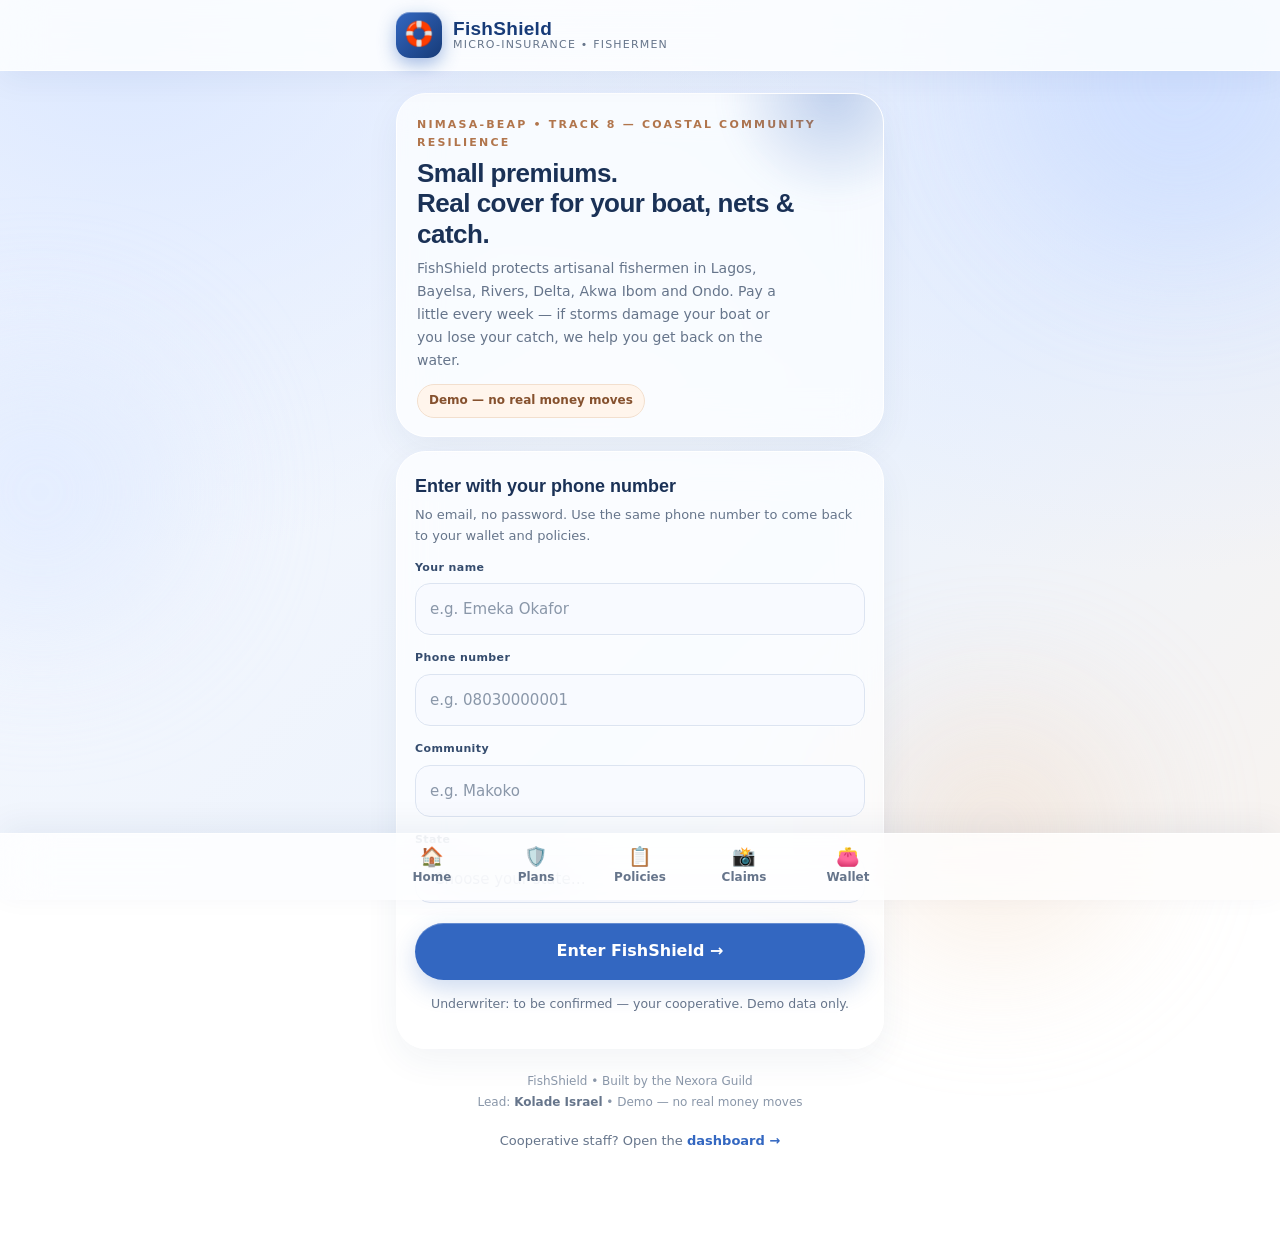
<file: index.html>
<!DOCTYPE html>
<html lang="en">
<head>
<meta charset="UTF-8">
<meta name="viewport" content="width=device-width, initial-scale=1, viewport-fit=cover">
<title>FishShield — Micro-insurance for Fishermen</title>
<meta name="description" content="FishShield — small weekly premiums, real cover for your boat, nets and catch. Built for Nigeria's artisanal fishing communities.">
<link rel="stylesheet" href="styles.css">
<script src="supabase-config.js"></script>
<script src="fs-db.js"></script>
</head>
<body>
<div class="orb orb-1"></div><div class="orb orb-2"></div><div class="orb orb-3"></div>

<header class="top">
  <div class="top-in">
    <div class="logo-mark">🛟</div>
    <div class="brand"><b>FishShield</b><span>Micro-insurance • Fishermen</span></div>
    <div class="wal-chip" id="walChip" style="display:none"><small>Wallet</small><b id="walChipBal">₦0</b></div>
  </div>
</header>

<!-- AUTH -->
<main class="wrap" id="view-auth">
  <div class="hero glass" style="margin-top:22px">
    <div class="eyebrow">NIMASA-BEAP • Track 8 — Coastal Community Resilience</div>
    <h1>Small premiums.<br>Real cover for your boat, nets &amp; catch.</h1>
    <p>FishShield protects artisanal fishermen in Lagos, Bayelsa, Rivers, Delta, Akwa Ibom and Ondo. Pay a little every week — if storms damage your boat or you lose your catch, we help you get back on the water.</p>
    <span class="demo-note">Demo — no real money moves</span>
  </div>
  <div class="glass" style="padding:20px 18px; margin-top:14px">
    <h2 class="sec-t" style="margin-top:0">Enter with your phone number</h2>
    <p class="sec-s">No email, no password. Use the same phone number to come back to your wallet and policies.</p>
    <div class="field"><label>Your name</label><input id="auName" placeholder="e.g. Emeka Okafor" autocomplete="name"></div>
    <div class="field"><label>Phone number</label><input id="auPhone" placeholder="e.g. 08030000001" inputmode="tel" autocomplete="tel"></div>
    <div class="field"><label>Community</label><input id="auCommunity" placeholder="e.g. Makoko"></div>
    <div class="field"><label>State</label><select id="auState">
      <option value="">Choose your state…</option>
      <option>Lagos</option><option>Bayelsa</option><option>Rivers</option>
      <option>Delta</option><option>Akwa Ibom</option><option>Ondo</option>
    </select></div>
    <button class="cta" id="authBtn" onclick="enterApp()">Enter FishShield →</button>
    <p class="note">Underwriter: to be confirmed — your cooperative. Demo data only.</p>
  </div>
</main>

<!-- HOME -->
<main class="wrap hidden" id="view-home">
  <div class="hero glass">
    <div class="eyebrow" id="homeGreet">Welcome back</div>
    <h1 id="homeName">FishShield</h1>
    <p>Your cover, your wallet, your claims — all in one place.</p>
    <span class="demo-note">Demo — no real money moves</span>
  </div>

  <div class="wallet glass">
    <small>Wallet balance</small>
    <div class="bal" id="walBal">₦0</div>
    <div class="topup-row">
      <button class="topup" onclick="topUp(5000)">+ ₦5,000</button>
      <button class="topup" onclick="topUp(10000)">+ ₦10,000</button>
      <button class="topup" onclick="topUp(20000)">+ ₦20,000</button>
    </div>
    <p class="note" style="text-align:left; margin:10px 0 0">Demo top-up — simulated, no real payment.</p>
  </div>

  <h2 class="sec-t">Cover plans</h2>
  <p class="sec-s">Weekly premiums. Cover lasts 4 weeks from the day you buy.</p>
  <div id="planList"></div>
</main>

<!-- PLANS -->
<main class="wrap hidden" id="view-plans">
  <h2 class="sec-t">Cover plans</h2>
  <p class="sec-s">Choose a plan. Premium is taken from your wallet once a week.</p>
  <div id="planList2"></div>
</main>

<!-- POLICIES -->
<main class="wrap hidden" id="view-policies">
  <h2 class="sec-t">My policies</h2>
  <p class="sec-s">Active cover, with policy codes and expiry dates.</p>
  <div id="policyList"></div>
</main>

<!-- CLAIMS -->
<main class="wrap hidden" id="view-claims">
  <h2 class="sec-t">My claims</h2>
  <p class="sec-s">File a claim on an active policy and track it here.</p>
  <button class="cta" onclick="openClaimSheet()">+ File a claim</button>
  <div id="claimList" style="margin-top:14px"></div>
</main>

<!-- WALLET -->
<main class="wrap hidden" id="view-wallet">
  <h2 class="sec-t">Wallet</h2>
  <p class="sec-s">Every top-up, premium and payout — demo transactions only.</p>
  <div class="wallet glass"><small>Wallet balance</small><div class="bal" id="walBal2">₦0</div></div>
  <div class="glass" style="padding:8px 16px; margin-top:12px" id="txList"></div>
</main>

<nav class="bottom"><div class="nav-in">
  <button data-v="home" class="on" onclick="showView('home')"><span class="ico">🏠</span>Home</button>
  <button data-v="plans" onclick="showView('plans')"><span class="ico">🛡️</span>Plans</button>
  <button data-v="policies" onclick="showView('policies')"><span class="ico">📋</span>Policies</button>
  <button data-v="claims" onclick="showView('claims')"><span class="ico">📸</span>Claims</button>
  <button data-v="wallet" onclick="showView('wallet')"><span class="ico">👛</span>Wallet</button>
</div></nav>

<div id="sheetRoot"></div>
<div id="toastRoot"></div>
<p class="foot" style="position:relative; z-index:1">FishShield • Built by the Nexora Guild<br>Lead: <b>Kolade Israel</b> • Demo — no real money moves</p>
<a class="dash-link" href="dashboard.html">Cooperative staff? Open the <b>dashboard →</b></a>
<script src="app.js"></script>
</body>
</html>
</file>
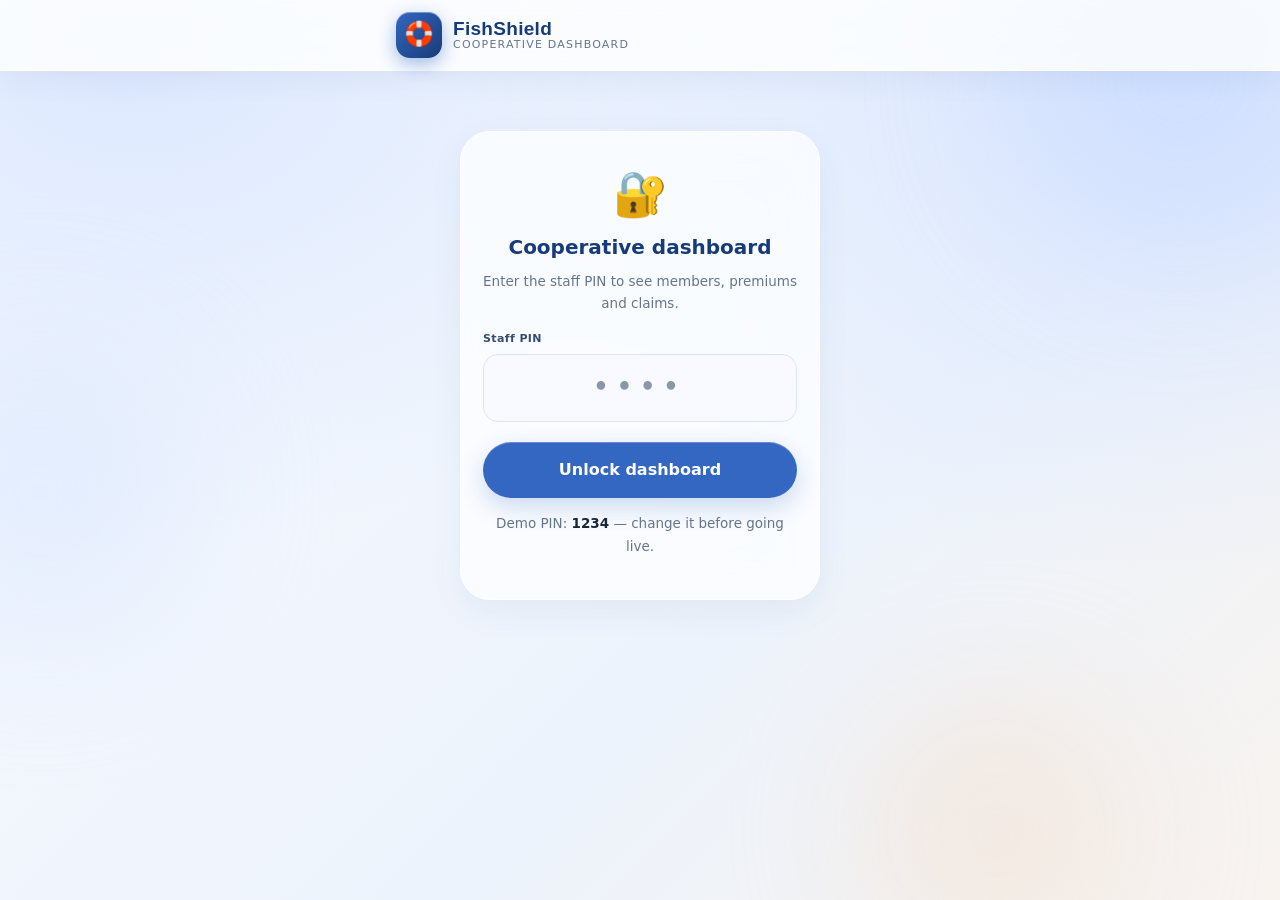
<file: dashboard.html>
<!DOCTYPE html>
<html lang="en">
<head>
<meta charset="UTF-8">
<meta name="viewport" content="width=device-width, initial-scale=1, viewport-fit=cover">
<title>FishShield Dashboard — Cooperative</title>
<meta name="description" content="FishShield cooperative dashboard — members, premiums and claims.">
<link rel="stylesheet" href="styles.css">
<script src="supabase-config.js"></script>
<script src="fs-db.js"></script>
</head>
<body>
<div class="orb orb-1"></div><div class="orb orb-2"></div><div class="orb orb-3"></div>

<header class="top">
  <div class="top-in">
    <div class="logo-mark">🛟</div>
    <div class="brand"><b>FishShield</b><span>Cooperative dashboard</span></div>
    <div class="wal-chip" id="dashMode" style="display:none"><small>Mode</small><b id="dashModeTxt">Live</b></div>
  </div>
</header>

<!-- PIN GATE -->
<main class="wrap" id="view-pin">
  <div class="glass pin-box">
    <div style="font-size:44px">🔐</div>
    <h2>Cooperative dashboard</h2>
    <p>Enter the staff PIN to see members, premiums and claims.</p>
    <div class="field"><label style="text-align:left">Staff PIN</label>
      <input id="pinInput" type="password" inputmode="numeric" maxlength="4" placeholder="••••" autocomplete="off">
    </div>
    <button class="cta" onclick="unlock()">Unlock dashboard</button>
    <p class="note">Demo PIN: <b style="color:var(--ink)">1234</b> — change it before going live.</p>
  </div>
</main>

<!-- DASHBOARD -->
<main class="wrap hidden" id="view-dash">
  <h2 class="sec-t" style="margin-top:16px">Today at a glance</h2>
  <p class="sec-s">Members, premiums and claims — updated live.</p>

  <div class="stats">
    <div class="glass stat"><small>Members</small><b id="stMembers">0</b><span>registered fishermen</span></div>
    <div class="glass stat"><small>Premiums today</small><b id="stToday">₦0</b><span>collected today</span></div>
    <div class="glass stat"><small>Premiums total</small><b id="stTotal">₦0</b><span>all time</span></div>
    <div class="glass stat"><small>Pending claims</small><b id="stPending">0</b><span>waiting for review</span></div>
  </div>

  <h2 class="sec-t">Claims queue</h2>
  <p class="sec-s">Approve to pay out to the fisherman's wallet, or reject with a note.</p>
  <div id="claimQueue"></div>

  <h2 class="sec-t">Members</h2>
  <p class="sec-s">Fishermen, their cover and wallet balance.</p>
  <div id="memberList"></div>

  <h2 class="sec-t">Recent activity</h2>
  <div class="glass" style="padding:8px 16px" id="activityList"></div>

  <p class="foot">FishShield • Built by the Nexora Guild<br>Lead: <b>Kolade Israel</b> • Demo — no real money moves</p>
  <a class="dash-link" href="index.html">← Back to the <b>fisherman app</b></a>
  <button class="cta ghost" style="margin-top:10px" onclick="lock()">Lock dashboard</button>
</main>

<div id="sheetRoot"></div>
<div id="toastRoot"></div>
<script src="dashboard.js"></script>
</body>
</html>
</file>
<file: styles.css>
/* FishShield — Roemichs look: light blue & white glassmorphism */
:root{
  --blue:#3367c1; --blue-dark:#173b78; --blue-deep:#102b58;
  --brown:#b1754c; --ink:#17253b; --muted:#66758b; --muted2:#8a97a9;
  --paper:#f5f7fb; --white:#fff;
  --line:rgba(30,61,107,.12);
  --glass-bg:rgba(255,255,255,.72);
  --glass-border:1px solid #fff;
  --glass-shadow:0 12px 35px rgba(29,62,109,.06);
  --shadow:0 22px 70px rgba(20,48,91,.13);
  --red:#dc2626; --red-soft:#fee2e2; --amber:#b45309; --amber-soft:#fef3c7;
  --r:30px;
}
*{box-sizing:border-box; margin:0; padding:0}
html{-webkit-text-size-adjust:100%}
body{
  font-family:'DM Sans',system-ui,-apple-system,"Segoe UI",Roboto,Helvetica,Arial,sans-serif;
  color:var(--ink); line-height:1.65; padding-bottom:92px; min-height:100vh;
  background:
    radial-gradient(ellipse at 10% 5%,#dce8ff 0,transparent 42%),
    radial-gradient(ellipse at 90% 0%,#d9e6ff 0,transparent 45%),
    linear-gradient(135deg,#f8faff,#edf3fc 62%,#f8f3ef);
  background-attachment:fixed;
}
img{display:block; max-width:100%}
button{font:inherit; cursor:pointer; border:none; background:none; color:inherit}
input,select,textarea{font:inherit; color:inherit}
a{color:inherit; text-decoration:none}
.wrap{max-width:520px; margin:0 auto; padding:0 16px}
.hidden{display:none!important}

/* Floating light orbs — soft blue tints the glass actually blurs */
.orb{position:fixed; border-radius:50%; filter:blur(70px); z-index:0; pointer-events:none; opacity:.6}
.orb-1{width:340px; height:340px; background:#c9dbff; top:-90px; right:-70px}
.orb-2{width:300px; height:300px; background:#dce8ff; top:38%; left:-110px}
.orb-3{width:260px; height:260px; background:#f3ddc9; bottom:-60px; right:12%; opacity:.45}
main, header, nav{position:relative; z-index:1}

/* ---- Glass primitives (Roemichs) ---- */
.glass{
  background:var(--glass-bg);
  -webkit-backdrop-filter:blur(20px) saturate(150%);
  backdrop-filter:blur(20px) saturate(150%);
  border:var(--glass-border);
  border-radius:var(--r);
  box-shadow:var(--glass-shadow);
}
.glass-soft{
  background:rgba(255,255,255,.6);
  -webkit-backdrop-filter:blur(14px) saturate(150%);
  backdrop-filter:blur(14px) saturate(150%);
  border:1px solid #fff;
  border-radius:22px;
}

/* Header — Roemichs sticky glass header */
header.top{position:sticky; top:0; z-index:40;
  background:rgba(255,255,255,.82);
  -webkit-backdrop-filter:blur(22px) saturate(150%);
  backdrop-filter:blur(22px) saturate(150%);
  border-bottom:1px solid rgba(255,255,255,.8);
  box-shadow:0 8px 32px rgba(22,50,94,.06)}
.top-in{max-width:520px; margin:0 auto; padding:12px 16px; display:flex; align-items:center; gap:11px}
.logo-mark{width:46px; height:46px; border-radius:14px; flex:0 0 auto;
  background:linear-gradient(135deg,#3367c1,#173b78);
  display:flex; align-items:center; justify-content:center; font-size:24px;
  box-shadow:0 6px 18px rgba(51,103,193,.45), inset 0 1px 0 rgba(255,255,255,.35)}
.brand{line-height:1.12}
.brand b{font-family:Manrope,'DM Sans',sans-serif; font-size:19px; letter-spacing:.3px; color:#173b78}
.brand span{display:block; font-size:11px; color:var(--muted); letter-spacing:1.2px; text-transform:uppercase}
.wal-chip{margin-left:auto; text-align:right}
.wal-chip small{display:block; font-size:11px; color:var(--muted)}
.wal-chip b{font-size:16px; color:var(--blue)}

/* Hero */
.hero{margin:16px 0 6px; padding:22px 20px 18px; position:relative; overflow:hidden}
.hero::before{content:""; position:absolute; width:220px; height:220px; border-radius:50%;
  background:radial-gradient(circle, rgba(51,103,193,.28), transparent 70%);
  top:-110px; right:-60px; filter:blur(10px)}
.hero .eyebrow{font-size:11px; letter-spacing:2.2px; text-transform:uppercase; color:var(--brown); font-weight:800}
.hero h1{font-family:Manrope,'DM Sans',sans-serif; font-size:26px; line-height:1.16; margin:6px 0 8px; color:#1a3156; letter-spacing:-.5px}
.hero p{font-size:14px; color:var(--muted); max-width:360px}
.hero .demo-note{display:inline-block; margin-top:12px; font-size:12px; font-weight:700;
  color:#85512e; background:#fff5ec; border:1px solid #f2dfce;
  padding:6px 11px; border-radius:999px}
.sec-t{font-family:Manrope,'DM Sans',sans-serif; font-weight:800; font-size:18px; margin:18px 0 2px; color:#1a3156}
.sec-s{font-size:13px; color:var(--muted); margin-bottom:12px}

/* Plan cards */
.plan{padding:16px; margin-bottom:12px}
.plan .top-row{display:flex; justify-content:space-between; gap:10px; align-items:flex-start}
.plan h3{font-family:Manrope,'DM Sans',sans-serif; font-size:17px; color:#173b78}
.plan .cov{font-size:12px; color:var(--brown); font-weight:800; white-space:nowrap}
.plan p{font-size:13.5px; color:var(--muted); margin:6px 0 12px}
.plan .nums{display:flex; gap:10px; align-items:center; justify-content:space-between}
.plan .prem{font-size:13px; color:var(--muted)}
.plan .prem b{font-size:20px; color:var(--ink)}
.plan .prem span{font-size:12px}
.buy{background:var(--blue); color:#fff;
  font-weight:800; font-size:14px; padding:11px 18px; border-radius:999px;
  box-shadow:0 9px 24px rgba(51,103,193,.24), inset 0 1px 0 rgba(255,255,255,.25)}
.buy:hover{background:var(--blue-dark)}
.buy:active{transform:scale(.96)}
.buy:disabled{opacity:.5}

/* Wallet card */
.wallet{padding:18px; margin:14px 0}
.wallet small{font-size:12px; color:var(--muted); letter-spacing:1px; text-transform:uppercase}
.wallet .bal{font-size:34px; font-weight:800; margin:2px 0 10px; color:#173b78}
.topup-row{display:flex; gap:8px; flex-wrap:wrap}
.topup{padding:9px 15px; border-radius:999px; font-size:13.5px; font-weight:700;
  background:#eaf1ff; border:1px solid #fff; color:#173b78;
  -webkit-backdrop-filter:blur(10px); backdrop-filter:blur(10px)}
.topup:active{transform:scale(.96)}

/* Lists */
.item{padding:14px 16px; margin-bottom:10px}
.item .row1{display:flex; justify-content:space-between; gap:8px; align-items:center}
.item b{font-size:15px; color:#173b78}
.item .meta{font-size:13px; color:var(--muted); margin-top:4px}
.item .meta2{font-size:12.5px; color:var(--muted2); margin-top:2px}
.badge{font-size:11.5px; font-weight:800; padding:4px 10px; border-radius:999px; letter-spacing:.3px; white-space:nowrap}
.b-ACTIVE{background:rgba(51,103,193,.12); color:#173b78; border:1px solid rgba(51,103,193,.3)}
.b-PENDING{background:var(--amber-soft); color:var(--amber); border:1px solid #fcd34d}
.b-APPROVED,.b-PAID{background:rgba(51,103,193,.12); color:#173b78; border:1px solid rgba(51,103,193,.3)}
.b-REJECTED,.b-EXPIRED,.b-CANCELLED{background:var(--red-soft); color:#b91c1c; border:1px solid #fca5a5}
.tx{display:flex; justify-content:space-between; gap:10px; padding:12px 4px;
  border-bottom:1px solid #e5ebf4; font-size:14px}
.tx:last-child{border-bottom:none}
.tx small{display:block; color:var(--muted); font-size:12px}
.tx .amt{font-weight:800; white-space:nowrap}
.tx .amt.in{color:var(--blue)}
.tx .amt.out{color:var(--red)}

/* Forms — Roemichs form fields */
.field{margin-bottom:14px}
.field label{display:block; font-weight:800; font-size:11px; margin-bottom:6px; color:#354c6e; letter-spacing:.4px}
.field input,.field select,.field textarea{width:100%; padding:13px 14px;
  border-radius:15px; background:#f8faff; border:1px solid #dce4f1;
  -webkit-backdrop-filter:blur(10px); backdrop-filter:blur(10px);
  font-size:15px; color:#1c355d}
.field input::placeholder,.field textarea::placeholder{color:var(--muted2)}
.field input:focus,.field select:focus,.field textarea:focus{outline:none; border-color:var(--blue); box-shadow:0 0 0 4px rgba(51,103,193,.11)}
.field select option{background:#fff; color:var(--ink)}
.field textarea{min-height:84px; resize:vertical}
.cta{width:100%; background:var(--blue); color:#fff;
  font-weight:800; font-size:16px; padding:15px; border-radius:999px; margin-top:6px;
  box-shadow:0 9px 24px rgba(51,103,193,.24), inset 0 1px 0 rgba(255,255,255,.25)}
.cta:hover{background:var(--blue-dark)}
.cta:disabled{opacity:.55}
.cta.ghost{background:rgba(255,255,255,.6); color:var(--ink); border:1px solid var(--line);
  box-shadow:none; -webkit-backdrop-filter:blur(10px); backdrop-filter:blur(10px)}
.cta.danger{background:linear-gradient(135deg,#ef4444,#dc2626); color:#fff; box-shadow:0 8px 22px rgba(220,38,38,.3)}
.note{font-size:12.5px; color:var(--muted); text-align:center; margin:14px 0}
.empty{text-align:center; padding:40px 16px; color:var(--muted)}
.empty .big{font-size:42px; margin-bottom:8px}

/* Bottom nav — Roemichs glass */
nav.bottom{position:fixed; left:0; right:0; bottom:0; z-index:40;
  background:rgba(255,255,255,.82);
  -webkit-backdrop-filter:blur(24px) saturate(150%);
  backdrop-filter:blur(24px) saturate(150%);
  border-top:1px solid rgba(255,255,255,.8);
  box-shadow:0 -8px 32px rgba(22,50,94,.06);
  padding-bottom:env(safe-area-inset-bottom)}
.nav-in{max-width:520px; margin:0 auto; display:flex}
.nav-in button{flex:1; padding:11px 4px 12px; font-size:12px; font-weight:600; color:var(--muted)}
.nav-in button.on{color:var(--blue)}
.nav-in .ico{font-size:19px; display:block; line-height:1.2}

/* Sheet / modal — light glass */
.sheet-bg{position:fixed; inset:0; background:rgba(16,43,88,.45); z-index:60;
  display:flex; align-items:flex-end; justify-content:center;
  -webkit-backdrop-filter:blur(6px); backdrop-filter:blur(6px)}
.sheet{width:100%; max-width:520px; max-height:88vh; overflow-y:auto;
  background:linear-gradient(160deg, rgba(255,255,255,.97), rgba(240,244,252,.97));
  -webkit-backdrop-filter:blur(28px) saturate(150%);
  backdrop-filter:blur(28px) saturate(150%);
  border:1px solid #fff; border-bottom:none;
  border-radius:26px 26px 0 0; padding:0 0 30px;
  box-shadow:0 -12px 40px rgba(20,48,91,.2);
  animation:up .22s ease}
@keyframes up{from{transform:translateY(30px); opacity:.6} to{transform:none; opacity:1}}
.sheet-b{padding:18px 20px 0}
.sheet-b h2{font-family:Manrope,'DM Sans',sans-serif; font-size:20px; color:#173b78}
.sheet-b .desc{color:var(--muted); font-size:14px; margin:6px 0 14px}
.sheet img.claim-photo{width:100%; max-height:280px; object-fit:cover; border-radius:16px;
  border:1px solid #e5ebf4; margin:10px 0}
.close-x{position:absolute; top:12px; right:12px; background:rgba(255,255,255,.85);
  -webkit-backdrop-filter:blur(8px); backdrop-filter:blur(8px); color:var(--ink);
  width:34px; height:34px; border-radius:50%; font-size:18px; z-index:2; border:1px solid var(--line)}
.opt{display:flex; align-items:center; justify-content:space-between; padding:12px;
  border:1.5px solid #dce4f1; border-radius:12px; margin-bottom:8px;
  font-size:14.5px; background:#fff}
.opt.sel{border-color:var(--blue); background:rgba(51,103,193,.08)}
.opt small{display:block; color:var(--muted); font-size:12px}

/* Stats */
.stats{display:grid; grid-template-columns:1fr 1fr; gap:12px; margin:14px 0}
.stat{padding:16px}
.stat small{font-size:11.5px; color:var(--muted); letter-spacing:1px; text-transform:uppercase}
.stat b{font-size:24px; display:block; margin-top:2px; color:#173b78}
.stat span{font-size:12px; color:var(--muted)}

/* Claim photo thumb */
.thumb{width:64px; height:64px; border-radius:12px; object-fit:cover; flex:0 0 auto;
  border:1px solid #e5ebf4}
.claim-row{display:flex; gap:12px; align-items:flex-start}
.claim-row .cb{flex:1; min-width:0}

/* PIN */
.pin-box{max-width:360px; margin:60px auto 0; padding:26px 22px; text-align:center}
.pin-box h2{font-size:20px; margin-bottom:6px; color:#173b78}
.pin-box p{font-size:13.5px; color:var(--muted); margin-bottom:16px}
.pin-box input{text-align:center; font-size:24px; letter-spacing:8px; font-weight:800}

/* Toast — Roemichs toast */
.toast{position:fixed; left:50%; bottom:96px; transform:translateX(-50%);
  background:#173b78;
  border:1px solid rgba(255,255,255,.2); color:#fff; padding:13px 20px;
  border-radius:999px; font-size:14px; font-weight:600; z-index:80;
  box-shadow:var(--shadow); max-width:90vw; text-align:center}
.spin{width:18px; height:18px; border:2.5px solid rgba(51,103,193,.25); border-top-color:var(--blue);
  border-radius:50%; display:inline-block; vertical-align:-3px; animation:sp .7s linear infinite; margin-right:8px}
@keyframes sp{to{transform:rotate(360deg)}}
.dash-link{display:block; text-align:center; font-size:13px; color:var(--muted); margin:18px 0 4px}
.dash-link b{color:var(--blue)}
.foot{text-align:center; font-size:12px; color:var(--muted2); margin:22px 0 6px; line-height:1.7}
.foot b{color:var(--muted)}
@media(min-width:560px){ .stats{grid-template-columns:1fr 1fr 1fr 1fr} }
</file>
